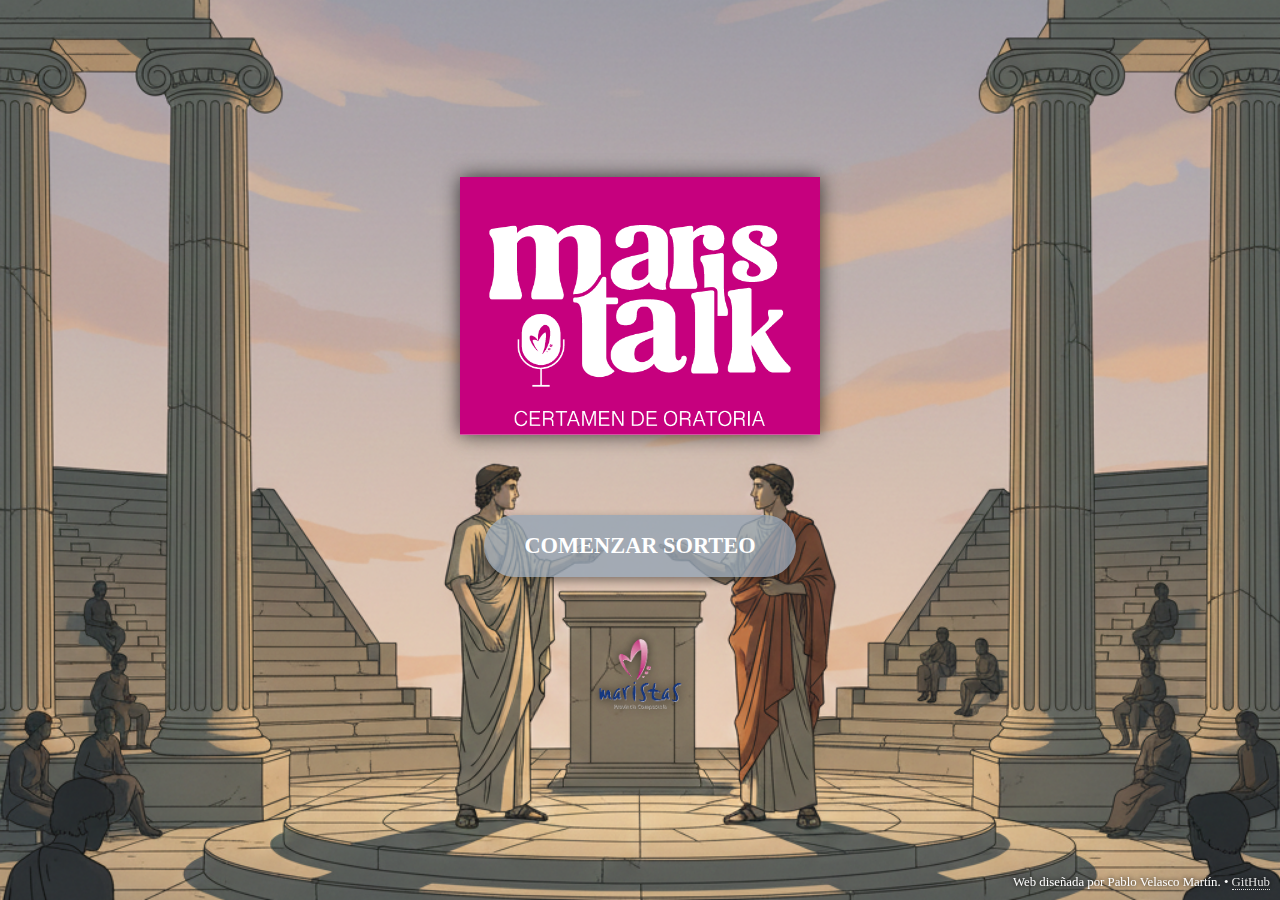
<file: index.html>
<!DOCTYPE html>
<html lang="es">
<head>
    <meta charset="UTF-8">
    <meta name="viewport" content="width=device-width, initial-scale=1.0">
    <title>Inicio</title>

    <style>
        
        
        body {
            font-family: 'Times New Roman', Times, serif; 
            margin: 0;
            padding: 0;
            text-align: center;
            display: flex;
            flex-direction: column;
            align-items: center;
            justify-content: center;
            min-height: 100vh;
            
            background-image: url('fondo.png'); 
            background-size: cover; 
            background-position: center center; 
            background-attachment: fixed;
        }
        
        .home-container {
            background-color: transparent;
            padding: 40px;
            border-radius: 12px;
            box-shadow: none;
            max-width: 650px;
            min-width: 350px;
            margin: 20px;
            
            display: flex;
            flex-direction: column; 
            align-items: center;
        }

        .main-logo {
            width: 80%; 
            max-width: 450px;
            height: auto;
            margin-bottom: 80px; 
            filter: drop-shadow(0 0 10px rgba(0, 0, 0, 0.7)); 
        }
        
        .start-btn {
            background-color: rgba(149, 164, 180, 0.8); 
            color: white;
            border: none;
            padding: 18px 40px;
            font-size: 1.4em; 
            font-weight: bold;
            border-radius: 50px; 
            cursor: pointer;
            text-decoration: none;
            transition: background-color 0.3s, transform 0.1s;
            box-shadow: 0 4px 10px rgba(0, 0, 0, 0.4); 
        }
        .start-btn:hover {
            background-color: rgba(0, 123, 255, 1);
            transform: translateY(-2px);
        }

        .logo-container {
            margin-top: 50px;
            display: flex; 
            justify-content: center; 
            align-items: center;
            gap: 40px; 
        }

        .logo-container img {
            width: 100px; 
            height: auto;
            opacity: 0.9; 
            filter: drop-shadow(0 0 5px rgba(0, 0, 0, 0.7)); 
            transition: transform 0.3s;
        }
        
        .logo-container img:hover {
            transform: scale(1.05);
        }

        .designer-info {
            position: fixed;
            bottom: 10px;
            right: 10px;
            font-size: 0.8em;
            color: white; 
            font-weight: normal;
            text-shadow: 0 0 5px rgba(0, 0, 0, 1); 
        }
        .designer-info a {
            color: #e0e0e0; 
            text-decoration: none;
            border-bottom: 1px dotted #e0e0e0;
        }
        .designer-info a:hover {
            color: #007bff;
        }

    </style>
</head>
<body>

    <div class="home-container">
        
        <img src="logo2.png" alt="Logo principal del Torneo" class="main-logo">
        
        <a href="home.html" class="start-btn">COMENZAR SORTEO</a>
        
        <div class="logo-container">
            <img src="logo.png" alt="Logo del Colegio">  
        </div>
    </div>
    
    <div class="designer-info">
        Web diseñada por Pablo Velasco Martín. &bull; <a href="https://github.com/pabloVelascoMR" target="_blank">GitHub</a>
    </div>

</body>
</html>
</file>
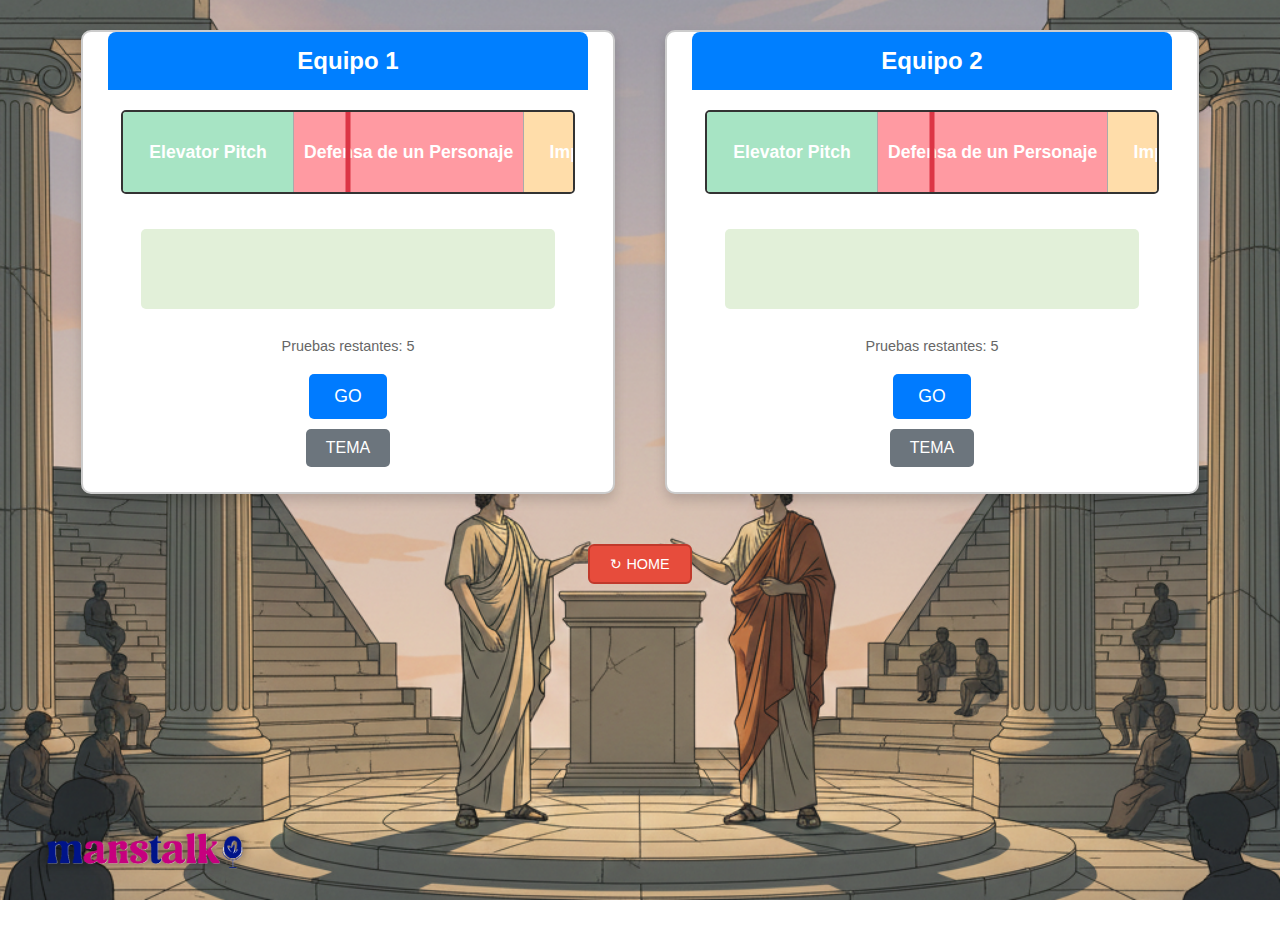
<file: home.html>
<!DOCTYPE html>
<html lang="es">
<head>
    <meta charset="UTF-8">
    <meta name="viewport" content="width=device-width, initial-scale=1.0">
    <title>Liga Debate</title>
    <link rel="stylesheet" href="style.css"> 
</head>
<body> 
    <header></header>

    <main>
        
        <section class="caja-container" id="caja-1">
            <div class="header-azul">
                <h2>Equipo 1</h2>
            </div>
            <div class="cinta-wrapper">
                <div class="cinta-inner" id="cinta-1">
                    </div>
                <div class="cinta-puntero"></div>
            </div>
            <div class="opcion-elegida" id="resultado-1"></div>
            <p class="opciones-restantes">Pruebas restantes: <span id="opciones-restantes-1">5</span></p>
            <button class="tirar-btn" data-caja="1">GO</button>

            <button id="btn-tema-1" class="btn-tema" disabled>TEMA</button>
        </section>

        <section class="caja-container" id="caja-2">
            <div class="header-azul">
                <h2>Equipo 2</h2>
            </div>
            <div class="cinta-wrapper">
                <div class="cinta-inner" id="cinta-2">
                    </div>
                <div class="cinta-puntero"></div>
            </div>
            <div class="opcion-elegida" id="resultado-2"></div>
            <p class="opciones-restantes">Pruebas restantes: <span id="opciones-restantes-2">5</span></p>
            <button class="tirar-btn" data-caja="2">GO</button>
            
            <button id="btn-tema-2" class="btn-tema" disabled>TEMA</button>
        </section>
    </main>

    <div class="logo-header-fixed">
        <img src="logo3.png" alt="Logo de cabecera">
    </div>

    <footer>
        <button id="btn-reset" onclick="resetearJuego()">↻ HOME</button>
    </footer>

    <script src="script.js"></script>

</body>
</html>
</file>
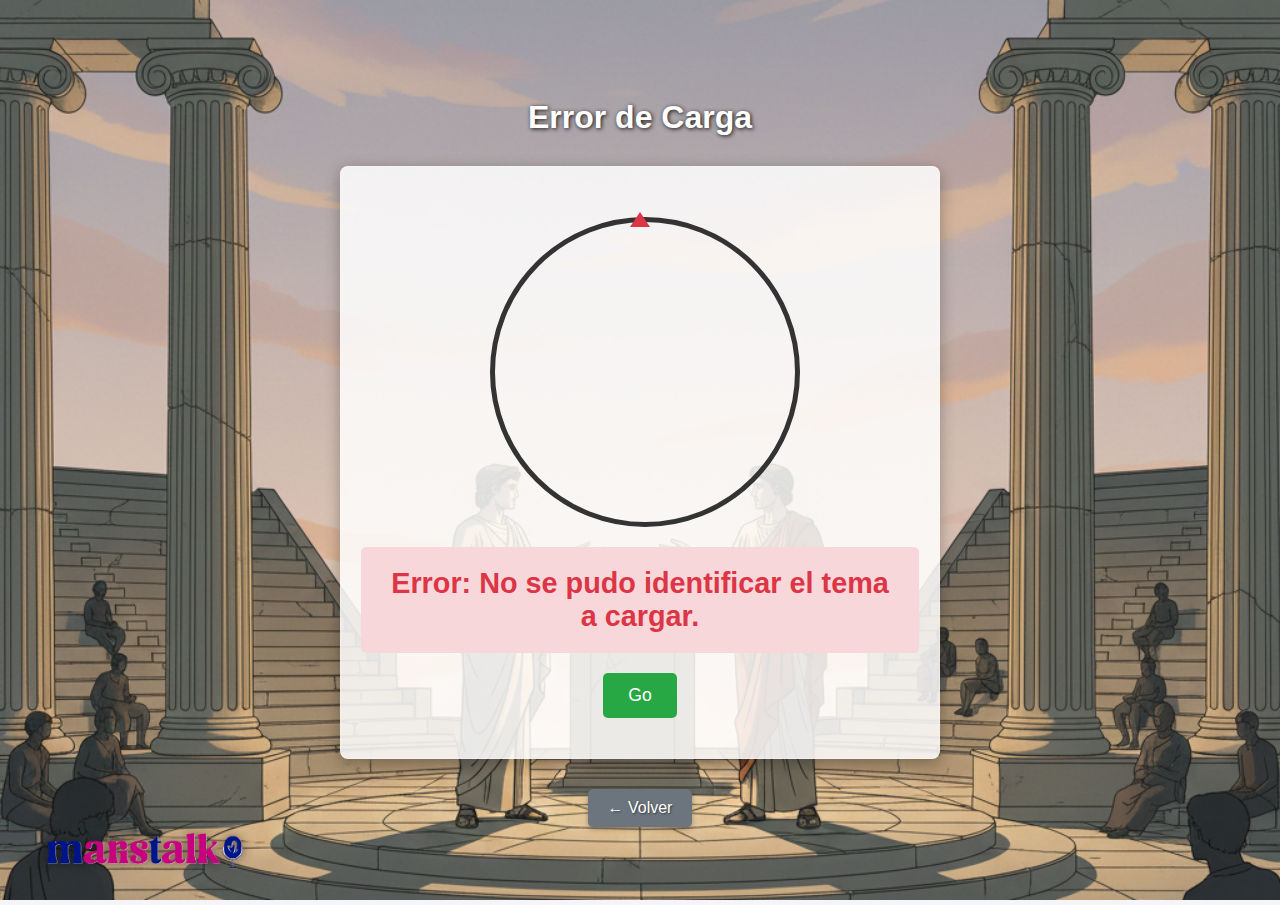
<file: tema.html>
<!DOCTYPE html>
<html lang="es">
<head>
    <meta charset="UTF-8">
    <meta name="viewport" content="width=device-width, initial-scale=1.0">
    <title>Sorteo de Tema</title>
    <link rel="stylesheet" href="tema.css"> 
</head>
<body>

    <main id="tema-main">
        <h1>Sorteo de Tema</h1>
        
        <div class="ruleta-tema-container">
            
            <div class="ruleta-circulo-wrapper">
                <div class="ruleta-puntero-tema"></div>
                <div class="ruleta-circulo" id="ruleta-circular">
                    </div>
            </div>
            
            <div class="opcion-elegida-tema" id="resultado-tema">.......</div>
            <button id="btn-girar-tema">Go</button>
        </div>

        <button id="btn-volver" onclick="window.location.href='home.html'">
            &larr; Volver
        </button>
    </main>

    <body>

    <div class="logo-header-fixed">
        <img src="logo3.png" alt="Logo de cabecera">
    </div>

    <script src="tema.js"></script>
</body>
</html>
</file>
<file: style.css>
body {
    font-family: 'Arial', sans-serif;
    background-image: url('fondo.png'); 
    background-size: cover; 
    background-position: center center; 
    background-attachment: fixed;
    margin: 0;
    padding: 20px;
    text-align: center;
    display: flex;
    flex-direction: column;
    align-items: center;
    min-height: 100vh;
}

main {
    display: flex;
    justify-content: center; 
    flex-wrap: wrap; 
    
    width: 100%;
    max-width: 1200px;
    gap: 30px; 
}

.caja-container {
    background-color: white;
    border: 2px solid #ccc;
    border-radius: 10px;
    padding: 0 25px 25px 25px; 
    margin: 10px;
    
    width: 40%; 
    min-width: 350px; 
    
    box-shadow: 0 6px 12px rgba(0, 0, 0, 0.15);
    display: flex;
    flex-direction: column;
    align-items: center;
    overflow: hidden; 
}

.header-azul {
    background-color: #007FFF;
    color: white;
    width: 100%;
    padding: 15px 0;
    margin-bottom: 20px;
    border-top-left-radius: 8px;
    border-top-right-radius: 8px;
    margin-top: 0;
}

.caja-container h2 {
    color: white; 
    margin: 0;
    font-size: 1.5em;
}

.cinta-wrapper {
    width: 100%;
    max-width: 450px; 
    height: 80px; 
    border: 2px solid #333;
    border-radius: 5px;
    overflow: hidden; 
    position: relative;
    margin-bottom: 20px;
    background-color: #e0e0e0;
}

.cinta-inner {
    display: flex;
    height: 100%;
    align-items: center;
}

.cinta-item {
    min-width: 150px; 
    height: 100%;
    display: flex;
    justify-content: center;
    align-items: center;
    padding: 0 10px;
    border-right: 1px solid #aaa;
    font-weight: bold;
    font-size: 1.1em;
    color: white; 
    background-color: #f8f8f8; 
    flex-shrink: 0; 
    transition: background-color 0.3s, color 0.3s, text-decoration 0.3s; 
}


.cinta-puntero {
    position: absolute;
    left: 50%;
    top: 0;
    transform: translateX(-50%);
    width: 5px;
    height: 100%;
    background-color: #dc3545; 
    z-index: 10;
}

.color-1 { background-color: #A7E4C4 !important; } 
.color-2 { background-color: #FF9AA2 !important; } 
.color-3 { background-color: #FFDDAA !important; } 
.color-4 { background-color: #9BC4E2 !important; } 
.color-5 { background-color: #CDB4DB !important; } 


.cinta-item[style*="background-color: rgb(0, 0, 0)"] {
    background-color: #D3D3D3 !important; 
    color: white !important; 
    text-decoration: line-through; 
}

.opcion-elegida {
    font-size: 1.5em;
    font-weight: bold;
    color: #28a745; 
    background-color: #e2f0d9;
    padding: 15px;
    margin: 15px 0;
    border-radius: 5px;
    min-height: 50px;
    width: 80%;
    display: flex;
    align-items: center;
    justify-content: center;
}

.opciones-restantes {
    margin-bottom: 20px;
    font-size: 0.9em;
    color: #666;
}

.tirar-btn {
    background-color: #007bff;
    color: white;
    border: none;
    padding: 12px 25px;
    font-size: 1.1em;
    border-radius: 5px;
    cursor: pointer;
    transition: background-color 0.3s;
}

.tirar-btn:hover {
    background-color: #0056b3;
}

.tirar-btn:disabled {
    background-color: #6c757d;
    cursor: not-allowed;
}

.desplazando {
    transition: transform 10s ease-in-out; 
}

.btn-tema {
    background-color: #f39c12; 
    color: white;
    border: none;
    padding: 10px 20px;
    font-size: 1em;
    border-radius: 5px;
    cursor: pointer;
    margin-top: 10px;
    transition: background-color 0.3s;
}

.btn-tema:hover:not(:disabled) {
    background-color: #e67e22; 
}

.btn-tema:disabled {
    background-color: #6c757d; 
    cursor: not-allowed;
}

footer {
    width: 100%;
    margin-top: 40px;
    padding-bottom: 20px;
    text-align: center;
}

#btn-reset {
    background-color: #e74c3c;
    color: white;
    border: 2px solid #c0392b;
    padding: 10px 20px;
    font-size: 0.9em;
    border-radius: 6px;
    cursor: pointer;
    transition: background-color 0.3s, transform 0.1s;
}

#btn-reset:hover {
    background-color: #c0392b;
    transform: scale(1.02);
}




.logo-header-fixed {
    position: fixed; 
    bottom: 15px; 
    left: 20px;
    z-index: 1000; 
}

.logo-header-fixed img {
    width: 250px;
    height: auto;
    filter: drop-shadow(0 0 5px rgba(0, 0, 0, 0.5)); 
}

@media (max-width: 850px) {
    main {
        flex-direction: column; 
        align-items: center;
    }
    .caja-container {
        width: 90%; 
        min-width: unset; 
    }
}
</file>
<file: tema.css>
body {
    font-family: 'Arial', sans-serif;
    background-color: #f4f4f9;
    text-align: center;
    padding: 40px;
    

    background-image: url('fondo.png'); 
    background-size: cover; 
    background-position: center center; 
    background-attachment: fixed;
}

#tema-main {
    max-width: 600px;
    margin: 0 auto;
    background-color: transparent; 
    padding: 30px;
    border-radius: 10px;
    box-shadow: none; 
}

h1 {
    color: white; 
    text-shadow: 1px 1px 4px rgba(0, 0, 0, 0.9);
}

.ruleta-tema-container {
    margin-top: 30px;
    background-color: rgba(255, 255, 255, 0.85); 
    border: 1px solid rgba(255, 255, 255, 0.3); 
    padding: 20px;
    border-radius: 8px;
    box-shadow: 0 4px 15px rgba(0, 0, 0, 0.3); 
}

.ruleta-circulo-wrapper {
    width: 300px;
    height: 300px;
    position: relative;
    margin: 30px auto;
}

.ruleta-puntero-tema {
    position: absolute;
    top: -5px; 
    left: 50%;
    transform: translateX(-50%) translateY(0); 
    width: 0;
    height: 0;
    border-left: 10px solid transparent; 
    border-right: 10px solid transparent; 
    border-top: none; 
    border-bottom: 15px solid #dc3545; 
    z-index: 100;
}


.ruleta-circulo {
    width: 100%;
    height: 100%;
    border-radius: 50%;
    overflow: hidden;
    position: relative;
    border: 5px solid #333;
}

.sector {
    position: absolute;
    width: 50%;
    height: 50%;
    top: 0;
    left: 0;
    transform-origin: 100% 100%;
    clip-path: polygon(-5% 0%, 105% 0%, 65% 100%); 
}

.sector-half {
    position: absolute;
    width: 100%; 
    height: 100%;
    top: 0;
    left: 0;
    transform-origin: center center;
}

.sector-half:nth-child(1) {
    clip-path: inset(0% 0% 50% 0%); 
}
.sector-half:nth-child(2) {
    clip-path: inset(50% 0% 0% 0%); 
}

.sector-texto {
    display: none !important; 
}

.tema-color-1 { background-color: #A7E4C4; }
.tema-color-2 { background-color: #FF9AA2; }
.tema-color-3 { background-color: #FFDDAA; }
.tema-color-4 { background-color: #9BC4E2; }


.girando-tema {
    transition: transform 5s ease-out; 
}

.opcion-elegida-tema {
    font-size: 1.8em;
    font-weight: bold;
    color: #dc3545;
    padding: 20px;
    margin: 20px 0;
    background-color: #f8d7da;
    border-radius: 5px;
}

#btn-girar-tema {
    background-color: #28a745; 
    color: white;
    border: none;
    padding: 12px 25px;
    font-size: 1.1em;
    border-radius: 5px;
    cursor: pointer;
    margin-bottom: 20px;
}

#btn-volver {
    background-color: #6c757d;
    color: white;
    border: none;
    padding: 10px 20px;
    font-size: 1em;
    border-radius: 5px;
    cursor: pointer;
    margin-top: 30px;
    text-shadow: 1px 1px 2px rgba(0, 0, 0, 0.5);
    box-shadow: 0 2px 5px rgba(0, 0, 0, 0.3);
}


.logo-header-fixed {
    position: fixed; 
    bottom: 15px; 
    left: 20px;
    z-index: 1000; 
}

.logo-header-fixed img {
    width: 250px;
    height: auto;
    filter: drop-shadow(0 0 5px rgba(0, 0, 0, 0.5)); 
}
</file>
